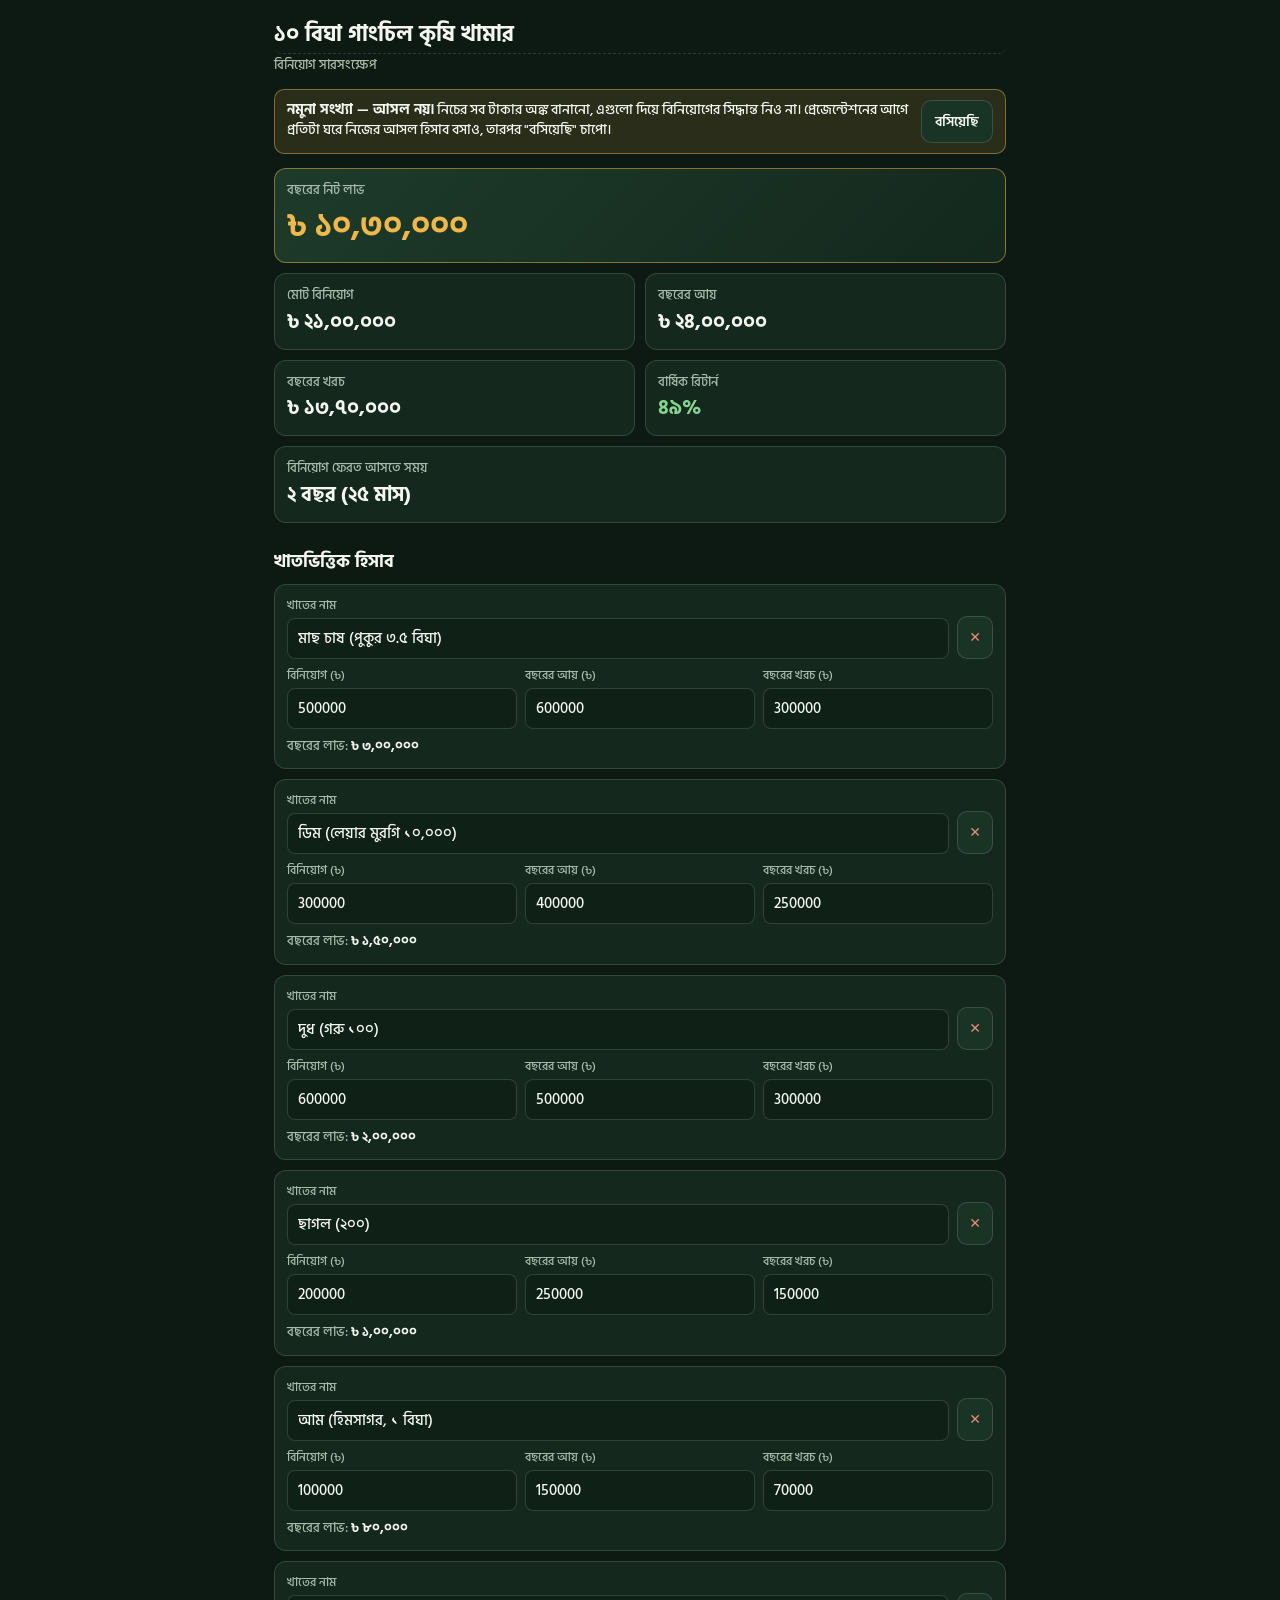
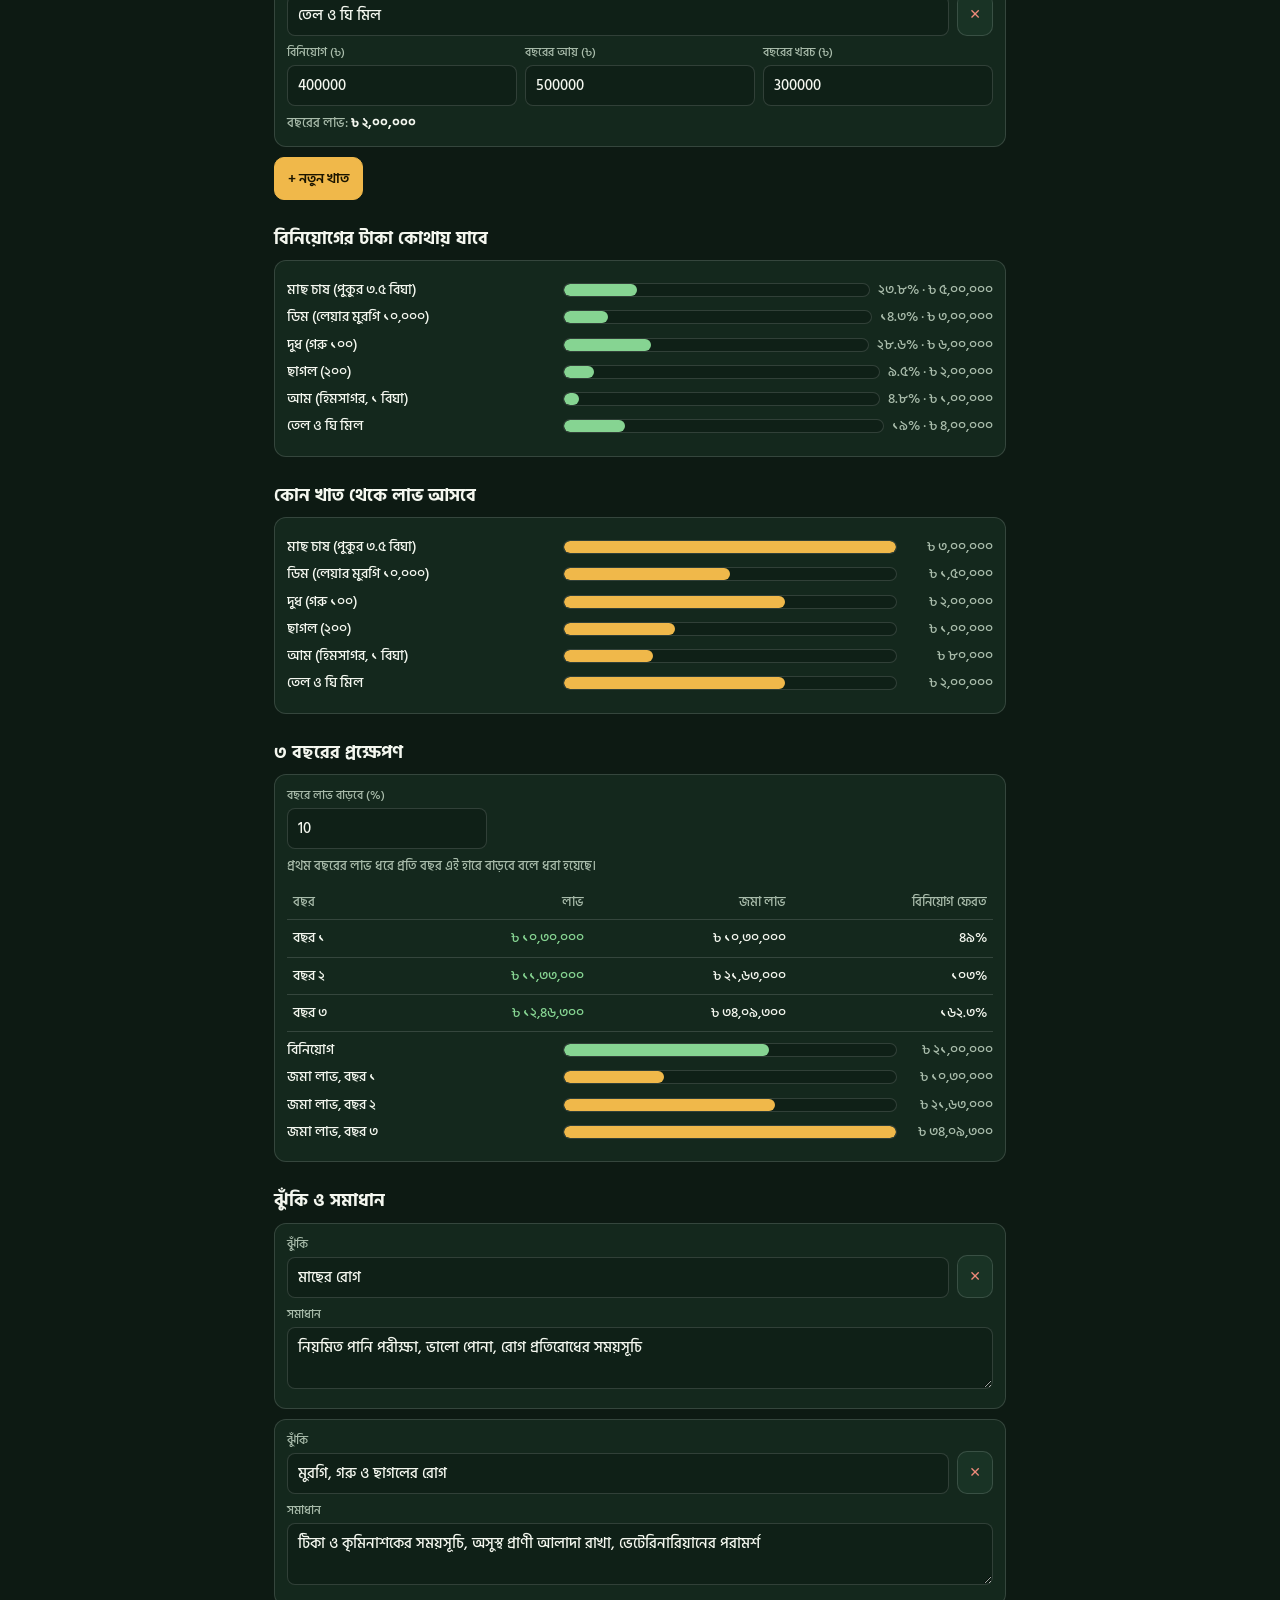
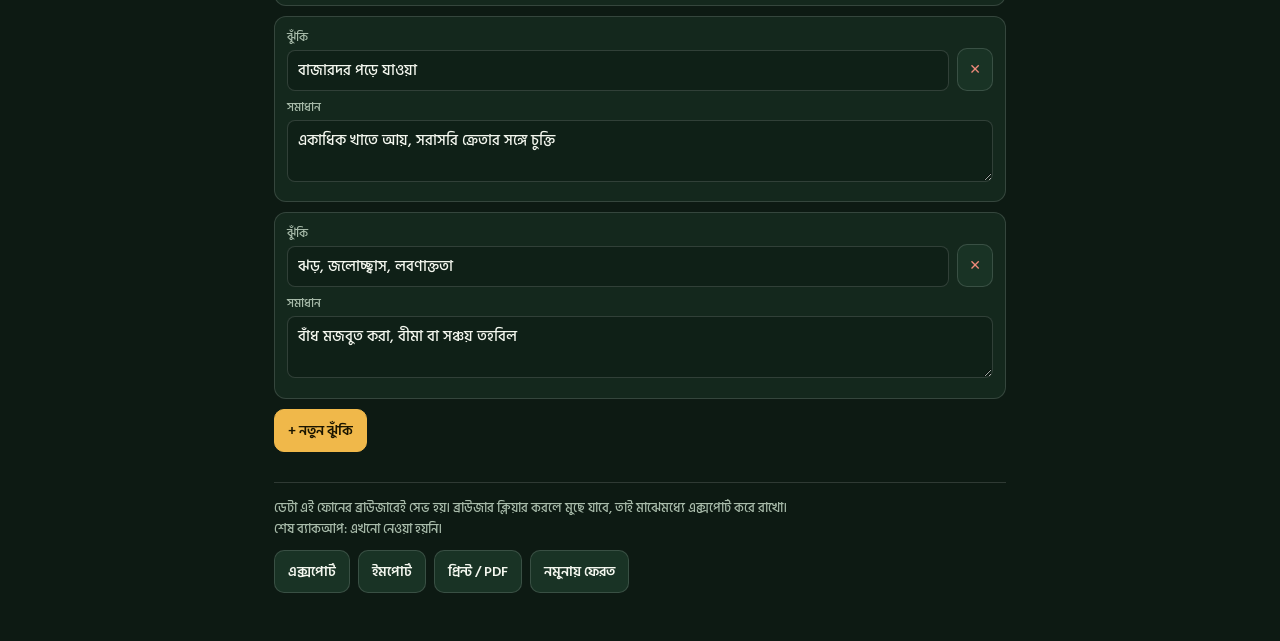
<file: invest.html>
<!doctype html>
<html lang="bn">
<head>
<meta charset="utf-8">
<meta name="viewport" content="width=device-width,initial-scale=1,viewport-fit=cover">
<meta name="description" content="১০ বিঘা গাংচিল কৃষি খামারের বিনিয়োগ সারসংক্ষেপ — খাতভিত্তিক আয়-খরচ, লাভ, রিটার্ন ও ৩ বছরের প্রক্ষেপণ।">
<meta property="og:title" content="বিনিয়োগ সারসংক্ষেপ — খামারবাড়ি">
<meta property="og:description" content="১০ বিঘা গাংচিল কৃষি খামারের বিনিয়োগ সারসংক্ষেপ — খাতভিত্তিক আয়-খরচ, লাভ ও রিটার্ন।">
<link rel="icon" href="data:image/svg+xml,<svg xmlns='http://www.w3.org/2000/svg' viewBox='0 0 100 100'><text y='.9em' font-size='90'>🌾</text></svg>">
<title>বিনিয়োগ সারসংক্ষেপ — খামারবাড়ি</title>
<link href="https://fonts.googleapis.com/css2?family=Hind+Siliguri:wght@400;500;600;700&display=swap" rel="stylesheet">
<style>
:root{--bg:#0d1a13;--panel:#14281d;--panel2:#193325;--line:rgba(255,255,255,.14);--fg:#f4f7ef;--mute:#a9bcab;--accent:#f0b84a;--leaf:#86d492;--bad:#ef8a7a;--font:'Hind Siliguri','Noto Sans Bengali','Segoe UI',system-ui,sans-serif;color-scheme:dark;box-sizing:border-box}
*,*::before,*::after{box-sizing:inherit}
html{scroll-padding-top:env(safe-area-inset-top,0px)}
body{margin:0;background:var(--bg);color:var(--fg);font:500 15px/1.5 var(--font);padding:env(safe-area-inset-top,0px) 0 env(safe-area-inset-bottom,0px);-webkit-tap-highlight-color:transparent;overflow-y:auto;-webkit-overflow-scrolling:touch;overscroll-behavior-y:contain;touch-action:pan-y}
.wrap{max-width:760px;margin:0 auto;padding:16px 14px 48px}
h1,h2{margin:0;font-weight:700;line-height:1.25}
h2{font-size:18px;margin:28px 0 10px}
.sub{color:var(--mute);font-size:13px;margin:2px 0 0}
.title{width:100%;background:transparent;border:0;border-bottom:1px dashed var(--line);color:var(--fg);font:700 22px/1.3 var(--font);padding:4px 0}
.title:focus{outline:2px solid var(--accent);outline-offset:3px}
.note{display:flex;gap:10px;align-items:flex-start;background:rgba(240,184,74,.12);border:1px solid rgba(240,184,74,.45);border-radius:10px;padding:10px 12px;margin:14px 0;font-size:13.5px}
.note button{flex:none}
.note[hidden]{display:none}
.kpis{display:grid;grid-template-columns:1fr 1fr;gap:10px;margin-top:14px}
.kpi{background:var(--panel);border:1px solid var(--line);border-radius:12px;padding:12px}
.kpi small{display:block;color:var(--mute);font-size:12.5px}
.kpi b{display:block;font-size:20px;margin-top:2px}
.kpi.main{grid-column:1/-1;background:linear-gradient(135deg,#1d3b2a,#14281d);border-color:rgba(240,184,74,.5)}
.kpi.main b{font-size:32px;color:var(--accent)}
.pos{color:var(--leaf)}.neg{color:var(--bad)}
.card{background:var(--panel);border:1px solid var(--line);border-radius:12px;padding:12px;margin-bottom:10px}
.row{display:flex;gap:8px;align-items:flex-end}
.row .f{flex:1}
.grid3{display:grid;grid-template-columns:repeat(3,1fr);gap:8px;margin-top:8px}
.f{display:block;min-width:0}
.f span{display:block;font-size:12px;color:var(--mute);margin-bottom:3px}
input,textarea{width:100%;background:#0f2017;color:var(--fg);border:1px solid var(--line);border-radius:8px;padding:9px 10px;font:500 15px/1.4 var(--font)}
textarea{resize:vertical;min-height:62px}
input:focus,textarea:focus,button:focus-visible{outline:2px solid var(--accent);outline-offset:2px}
button{font:600 14px var(--font);background:var(--panel2);color:var(--fg);border:1px solid var(--line);border-radius:10px;padding:9px 13px;cursor:pointer}
button.pri{background:var(--accent);color:#1b1500;border-color:var(--accent)}
button.x{padding:9px 11px;color:var(--bad);flex:none}
.mini{margin-top:8px;font-size:13px;color:var(--mute)}
.mini b{color:var(--fg)}
.bar{display:flex;align-items:center;gap:8px;margin:7px 0;font-size:13.5px}
.bar .nm{flex:0 0 38%;overflow:hidden;text-overflow:ellipsis;white-space:nowrap}
.bar .tr{flex:1;height:14px;background:#0f2017;border-radius:7px;overflow:hidden;border:1px solid var(--line)}
.bar .fl{height:100%;background:var(--leaf);border-radius:7px;min-width:2px}
.bar .fl.a{background:var(--accent)}
.bar .vl{flex:0 0 auto;min-width:88px;text-align:right;color:var(--mute)}
.proj{width:100%;border-collapse:collapse;font-size:13.5px}
.proj th,.proj td{padding:8px 6px;text-align:right;border-bottom:1px solid var(--line)}
.proj th:first-child,.proj td:first-child{text-align:left}
.proj th{color:var(--mute);font-weight:500;font-size:12.5px}
.tools{display:flex;flex-wrap:wrap;gap:8px;margin-top:10px}
.foot{margin-top:30px;padding-top:14px;border-top:1px solid var(--line)}
.gr{max-width:200px}
.empty{color:var(--mute);font-size:13.5px;padding:8px 0}
@media print{body{background:#fff;color:#000}.tools,.x,.note,.foot{display:none!important}.card,.kpi{border-color:#999;background:#fff}input,textarea{background:#fff;color:#000;border-color:#bbb}}
</style>
</head>
<body>
<div class="wrap">

<input class="title" id="title" aria-label="প্রকল্পের নাম">
<p class="sub">বিনিয়োগ সারসংক্ষেপ</p>

<div class="note" id="sampleNote">
  <div><b>নমুনা সংখ্যা — আসল নয়।</b> নিচের সব টাকার অঙ্ক বানানো, এগুলো দিয়ে বিনিয়োগের সিদ্ধান্ত নিও না। প্রেজেন্টেশনের আগে প্রতিটা ঘরে নিজের আসল হিসাব বসাও, তারপর "বসিয়েছি" চাপো।</div>
  <button id="sampleOk">বসিয়েছি</button>
</div>

<div class="kpis">
  <div class="kpi main"><small>বছরের নিট লাভ</small><b id="kProfit"></b></div>
  <div class="kpi"><small>মোট বিনিয়োগ</small><b id="kInv"></b></div>
  <div class="kpi"><small>বছরের আয়</small><b id="kInc"></b></div>
  <div class="kpi"><small>বছরের খরচ</small><b id="kExp"></b></div>
  <div class="kpi"><small>বার্ষিক রিটার্ন</small><b id="kRoi"></b></div>
  <div class="kpi" style="grid-column:1/-1"><small>বিনিয়োগ ফেরত আসতে সময়</small><b id="kPay"></b></div>
</div>

<h2>খাতভিত্তিক হিসাব</h2>
<div id="sectors"></div>
<div class="tools"><button class="pri" id="addSec">+ নতুন খাত</button></div>

<h2>বিনিয়োগের টাকা কোথায় যাবে</h2>
<div class="card" id="alloc"></div>

<h2>কোন খাত থেকে লাভ আসবে</h2>
<div class="card" id="profitBars"></div>

<h2>৩ বছরের প্রক্ষেপণ</h2>
<div class="card">
  <label class="f gr"><span>বছরে লাভ বাড়বে (%)</span><input type="number" inputmode="decimal" id="growth"></label>
  <div class="mini">প্রথম বছরের লাভ ধরে প্রতি বছর এই হারে বাড়বে বলে ধরা হয়েছে।</div>
  <div style="overflow-x:auto;margin-top:8px">
    <table class="proj"><thead><tr><th>বছর</th><th>লাভ</th><th>জমা লাভ</th><th>বিনিয়োগ ফেরত</th></tr></thead><tbody id="projBody"></tbody></table>
  </div>
  <div id="projBars" style="margin-top:8px"></div>
</div>

<h2>ঝুঁকি ও সমাধান</h2>
<div id="risks"></div>
<div class="tools"><button class="pri" id="addRisk">+ নতুন ঝুঁকি</button></div>

<div class="foot">
  <div class="sub">ডেটা এই ফোনের ব্রাউজারেই সেভ হয়। ব্রাউজার ক্লিয়ার করলে মুছে যাবে, তাই মাঝেমধ্যে এক্সপোর্ট করে রাখো।</div>
  <div class="sub" id="bkNote">শেষ ব্যাকআপ: এখনো নেওয়া হয়নি।</div>
  <div class="tools">
    <button id="exp">এক্সপোর্ট</button>
    <button id="imp">ইমপোর্ট</button>
    <button id="prt">প্রিন্ট / PDF</button>
    <button id="rst">নমুনায় ফেরত</button>
  </div>
  <input type="file" id="file" accept="application/json,.json" hidden>
</div>

</div>
<script>
(function(){
'use strict';
var KEY='khamarbari_invest_v1';
var DEF={
  title:'১০ বিঘা গাংচিল কৃষি খামার',
  growth:10,
  sample:true,
  sectors:[
    {n:'মাছ চাষ (পুকুর ৩.৫ বিঘা)',inv:500000,inc:600000,exp:300000},
    {n:'ডিম (লেয়ার মুরগি ১০,০০০)',inv:300000,inc:400000,exp:250000},
    {n:'দুধ (গরু ১০০)',inv:600000,inc:500000,exp:300000},
    {n:'ছাগল (২০০)',inv:200000,inc:250000,exp:150000},
    {n:'আম (হিমসাগর, ১ বিঘা)',inv:100000,inc:150000,exp:70000},
    {n:'তেল ও ঘি মিল',inv:400000,inc:500000,exp:300000}
  ],
  risks:[
    {r:'মাছের রোগ',s:'নিয়মিত পানি পরীক্ষা, ভালো পোনা, রোগ প্রতিরোধের সময়সূচি'},
    {r:'মুরগি, গরু ও ছাগলের রোগ',s:'টিকা ও কৃমিনাশকের সময়সূচি, অসুস্থ প্রাণী আলাদা রাখা, ভেটেরিনারিয়ানের পরামর্শ'},
    {r:'বাজারদর পড়ে যাওয়া',s:'একাধিক খাতে আয়, সরাসরি ক্রেতার সঙ্গে চুক্তি'},
    {r:'ঝড়, জলোচ্ছ্বাস, লবণাক্ততা',s:'বাঁধ মজবুত করা, বীমা বা সঞ্চয় তহবিল'}
  ]
};
function clone(o){return JSON.parse(JSON.stringify(o));}
function valid(o){return o&&typeof o==='object'&&Array.isArray(o.sectors)&&Array.isArray(o.risks);}
function load(){
  try{var r=localStorage.getItem(KEY);if(r){var o=JSON.parse(r);if(valid(o)){
    // পুরনো নমুনা (চিংড়ি/সবজি) থাকলে নতুন খামারের খাতে বদলে দাও — ৩ডি দৃশ্যের সাথে মেলানোর জন্য
    var names=o.sectors.map(function(s){return String(s.n||'');}).join('|');
    if(/চিংড়ি|সবজি|হাঁস/.test(names))return clone(DEF);
    return o;}}}catch(e){}
  return clone(DEF);
}
function save(){try{localStorage.setItem(KEY,JSON.stringify(S));}catch(e){}}
var S=load();
function $(id){return document.getElementById(id);}
function bn(n){return Number(n).toLocaleString('bn-BD',{maximumFractionDigits:0});}
function bn1(n){return Number(n).toLocaleString('bn-BD',{maximumFractionDigits:1});}
function tk(n){return '৳ '+bn(n);}
function el(t,c,txt){var e=document.createElement(t);if(c)e.className=c;if(txt!=null)e.textContent=txt;return e;}
function num(v){var n=parseFloat(v);return isFinite(n)&&n>=0?n:0;}

function field(label,val,type,cb){
  var w=el('label','f');w.appendChild(el('span','',label));
  var i=document.createElement(type==='area'?'textarea':'input');
  if(type==='number'){i.type='number';i.inputMode='decimal';i.min='0';}
  else if(type==='text'){i.type='text';}
  i.value=val;
  i.addEventListener('input',function(){cb(type==='number'?num(i.value):i.value);});
  w.appendChild(i);return w;
}

function buildSectors(){
  var box=$('sectors');box.replaceChildren();
  if(!S.sectors.length){box.appendChild(el('div','empty','কোনো খাত নেই। "+ নতুন খাত" চাপো।'));}
  S.sectors.forEach(function(s,i){
    var c=el('div','card');
    var top=el('div','row');
    top.appendChild(field('খাতের নাম',s.n,'text',function(v){s.n=v;upd();}));
    var d=el('button','x','✕');d.setAttribute('aria-label','খাতটি মুছুন');
    d.onclick=function(){S.sectors.splice(i,1);buildSectors();upd();};
    top.appendChild(d);c.appendChild(top);
    var g=el('div','grid3');
    g.appendChild(field('বিনিয়োগ (৳)',s.inv,'number',function(v){s.inv=v;upd();}));
    g.appendChild(field('বছরের আয় (৳)',s.inc,'number',function(v){s.inc=v;upd();}));
    g.appendChild(field('বছরের খরচ (৳)',s.exp,'number',function(v){s.exp=v;upd();}));
    c.appendChild(g);
    var m=el('div','mini');m.id='sp'+i;c.appendChild(m);
    box.appendChild(c);
  });
}

function buildRisks(){
  var box=$('risks');box.replaceChildren();
  if(!S.risks.length){box.appendChild(el('div','empty','কোনো ঝুঁকি যোগ করা নেই।'));}
  S.risks.forEach(function(k,i){
    var c=el('div','card');
    var top=el('div','row');
    top.appendChild(field('ঝুঁকি',k.r,'text',function(v){k.r=v;save();}));
    var d=el('button','x','✕');d.setAttribute('aria-label','ঝুঁকিটি মুছুন');
    d.onclick=function(){S.risks.splice(i,1);buildRisks();save();};
    top.appendChild(d);c.appendChild(top);
    var w=el('div','');w.style.marginTop='8px';
    w.appendChild(field('সমাধান',k.s,'area',function(v){k.s=v;save();}));
    c.appendChild(w);box.appendChild(c);
  });
}

function barRow(name,pct,valText,alt){
  var r=el('div','bar');
  r.appendChild(el('span','nm',name||'নামহীন'));
  var tr=el('div','tr');var fl=el('div','fl'+(alt?' a':''));
  fl.style.width=Math.max(0,Math.min(100,pct))+'%';tr.appendChild(fl);r.appendChild(tr);
  r.appendChild(el('span','vl',valText));return r;
}

function upd(){
  var inv=0,inc=0,exp=0;
  S.sectors.forEach(function(s,i){
    inv+=s.inv;inc+=s.inc;exp+=s.exp;
    var m=$('sp'+i);
    if(m){var p=s.inc-s.exp;m.replaceChildren();m.appendChild(document.createTextNode('বছরের লাভ: '));
      var b=el('b',p>=0?'pos':'neg',tk(p));m.appendChild(b);}
  });
  var profit=inc-exp;
  $('kInv').textContent=tk(inv);
  $('kInc').textContent=tk(inc);
  $('kExp').textContent=tk(exp);
  var kp=$('kProfit');kp.textContent=tk(profit);kp.className=profit>=0?'':'neg';
  var roi=inv>0?profit/inv*100:0;
  var kr=$('kRoi');kr.textContent=inv>0?bn1(roi)+'%':'—';kr.className=roi>=0?'pos':'neg';
  var pay=$('kPay');
  if(inv>0&&profit>0){var mo=inv/(profit/12);pay.textContent=mo<=12?bn1(mo)+' মাস':bn1(mo/12)+' বছর ('+bn(Math.ceil(mo))+' মাস)';}
  else{pay.textContent=inv>0?'লাভ না হলে ফেরত আসবে না':'—';}

  var a=$('alloc');a.replaceChildren();
  if(inv>0){S.sectors.forEach(function(s){a.appendChild(barRow(s.n,s.inv/inv*100,bn1(s.inv/inv*100)+'% · '+tk(s.inv)));});}
  else{a.appendChild(el('div','empty','বিনিয়োগের অঙ্ক বসালে এখানে ভাগ দেখাবে।'));}

  var pb=$('profitBars');pb.replaceChildren();
  var maxP=0;S.sectors.forEach(function(s){maxP=Math.max(maxP,Math.abs(s.inc-s.exp));});
  if(maxP>0){S.sectors.forEach(function(s){var p=s.inc-s.exp;pb.appendChild(barRow(s.n,Math.abs(p)/maxP*100,tk(p),true));});}
  else{pb.appendChild(el('div','empty','আয়-খরচ বসালে এখানে লাভের তুলনা দেখাবে।'));}

  var g=S.growth;
  var body=$('projBody');body.replaceChildren();
  var cum=0,maxC=inv;var rows=[];
  for(var y=1;y<=3;y++){
    var p=profit*Math.pow(1+g/100,y-1);cum+=p;rows.push({y:y,p:p,c:cum});maxC=Math.max(maxC,cum);
  }
  rows.forEach(function(r){
    var tr=el('tr','');
    tr.appendChild(el('td','', 'বছর '+bn(r.y)));
    tr.appendChild(el('td',r.p>=0?'pos':'neg',tk(r.p)));
    tr.appendChild(el('td','',tk(r.c)));
    tr.appendChild(el('td','',inv>0?bn1(r.c/inv*100)+'%':'—'));
    body.appendChild(tr);
  });
  var pj=$('projBars');pj.replaceChildren();
  if(maxC>0){
    pj.appendChild(barRow('বিনিয়োগ',inv/maxC*100,tk(inv)));
    rows.forEach(function(r){pj.appendChild(barRow('জমা লাভ, বছর '+bn(r.y),Math.max(0,r.c)/maxC*100,tk(r.c),true));});
  }
  save();
}

function syncStatic(){
  $('title').value=S.title||'';
  $('growth').value=S.growth;
  $('sampleNote').hidden=!S.sample;
  var bk=null;try{bk=localStorage.getItem(KEY+'_backup');}catch(e){}
  var n=$('bkNote');if(n)n.textContent=bk?('শেষ ব্যাকআপ: '+bk):'শেষ ব্যাকআপ: এখনো নেওয়া হয়নি।';
}
function rebuild(){syncStatic();buildSectors();buildRisks();upd();}

$('title').addEventListener('input',function(e){S.title=e.target.value;save();});
$('growth').addEventListener('input',function(e){var v=parseFloat(e.target.value);S.growth=isFinite(v)?v:0;upd();});
$('sampleOk').onclick=function(){S.sample=false;$('sampleNote').hidden=true;save();};
$('addSec').onclick=function(){S.sectors.push({n:'নতুন খাত',inv:0,inc:0,exp:0});buildSectors();upd();};
$('addRisk').onclick=function(){S.risks.push({r:'',s:''});buildRisks();save();};
$('prt').onclick=function(){window.print();};
$('rst').onclick=function(){
  if(confirm('সব ডেটা মুছে নমুনায় ফিরবে। নিশ্চিত?')){S=clone(DEF);rebuild();}
};
$('exp').onclick=function(){
  try{
    var blob=new Blob([JSON.stringify(S,null,2)],{type:'application/json'});
    var u=URL.createObjectURL(blob);var a=document.createElement('a');
    a.href=u;a.download='khamarbari-invest.json';document.body.appendChild(a);a.click();a.remove();
    setTimeout(function(){URL.revokeObjectURL(u);},1500);
    try{localStorage.setItem(KEY+'_backup',new Date().toLocaleString('bn-BD'));}catch(e){}
    syncStatic();
  }catch(e){alert('এক্সপোর্ট হয়নি। অন্য ব্রাউজারে চেষ্টা করো।');}
};
$('imp').onclick=function(){$('file').click();};
$('file').addEventListener('change',function(e){
  var f=e.target.files&&e.target.files[0];if(!f)return;
  var r=new FileReader();
  r.onload=function(){
    try{var o=JSON.parse(r.result);
      if(!valid(o))throw new Error('bad');
      o.sectors=o.sectors.map(function(s){return {n:String(s.n||''),inv:num(s.inv),inc:num(s.inc),exp:num(s.exp)};});
      o.risks=o.risks.map(function(k){return {r:String(k.r||''),s:String(k.s||'')};});
      o.title=String(o.title||'');o.growth=isFinite(parseFloat(o.growth))?parseFloat(o.growth):0;o.sample=!!o.sample;
      S=o;rebuild();
    }catch(err){alert('ফাইলটি ঠিক নেই। আগে এক্সপোর্ট করা ফাইল দাও।');}
  };
  r.readAsText(f);e.target.value='';
});

rebuild();
})();
</script>
</body>
</html>
</file>
